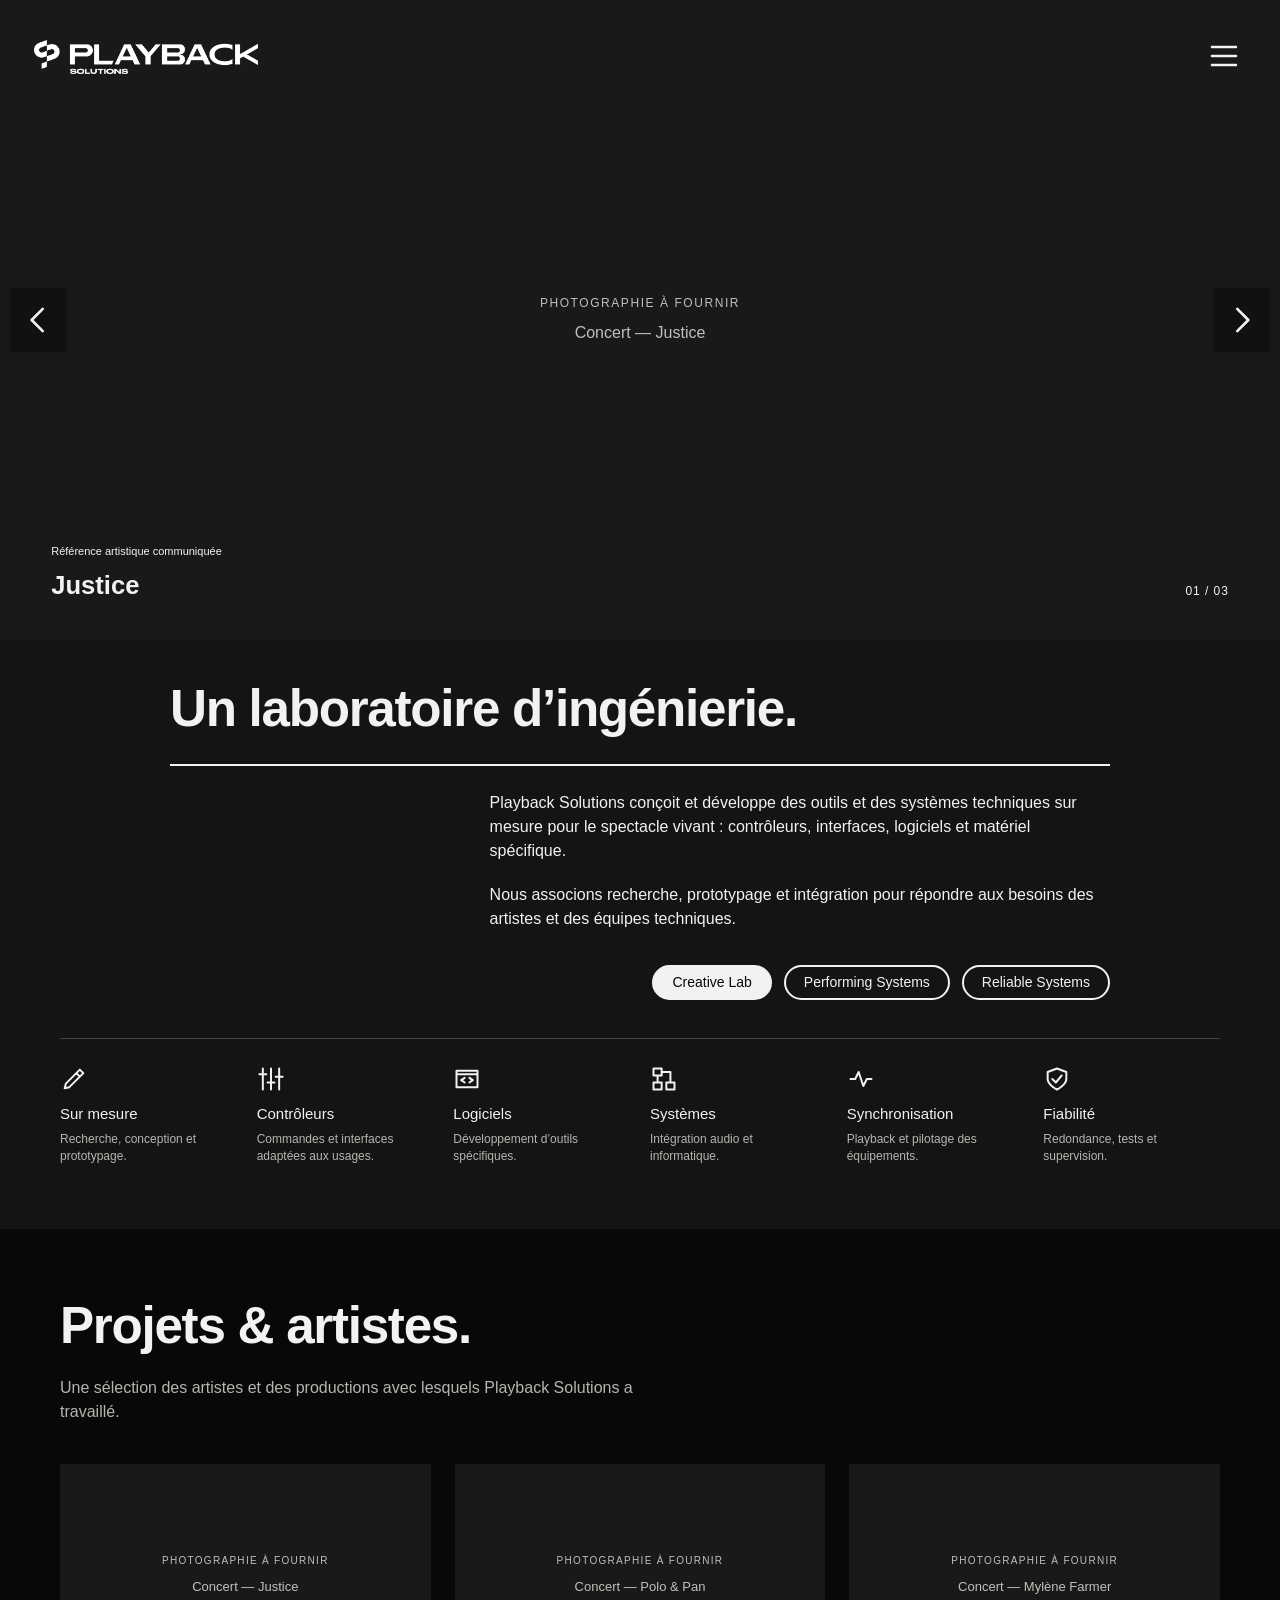
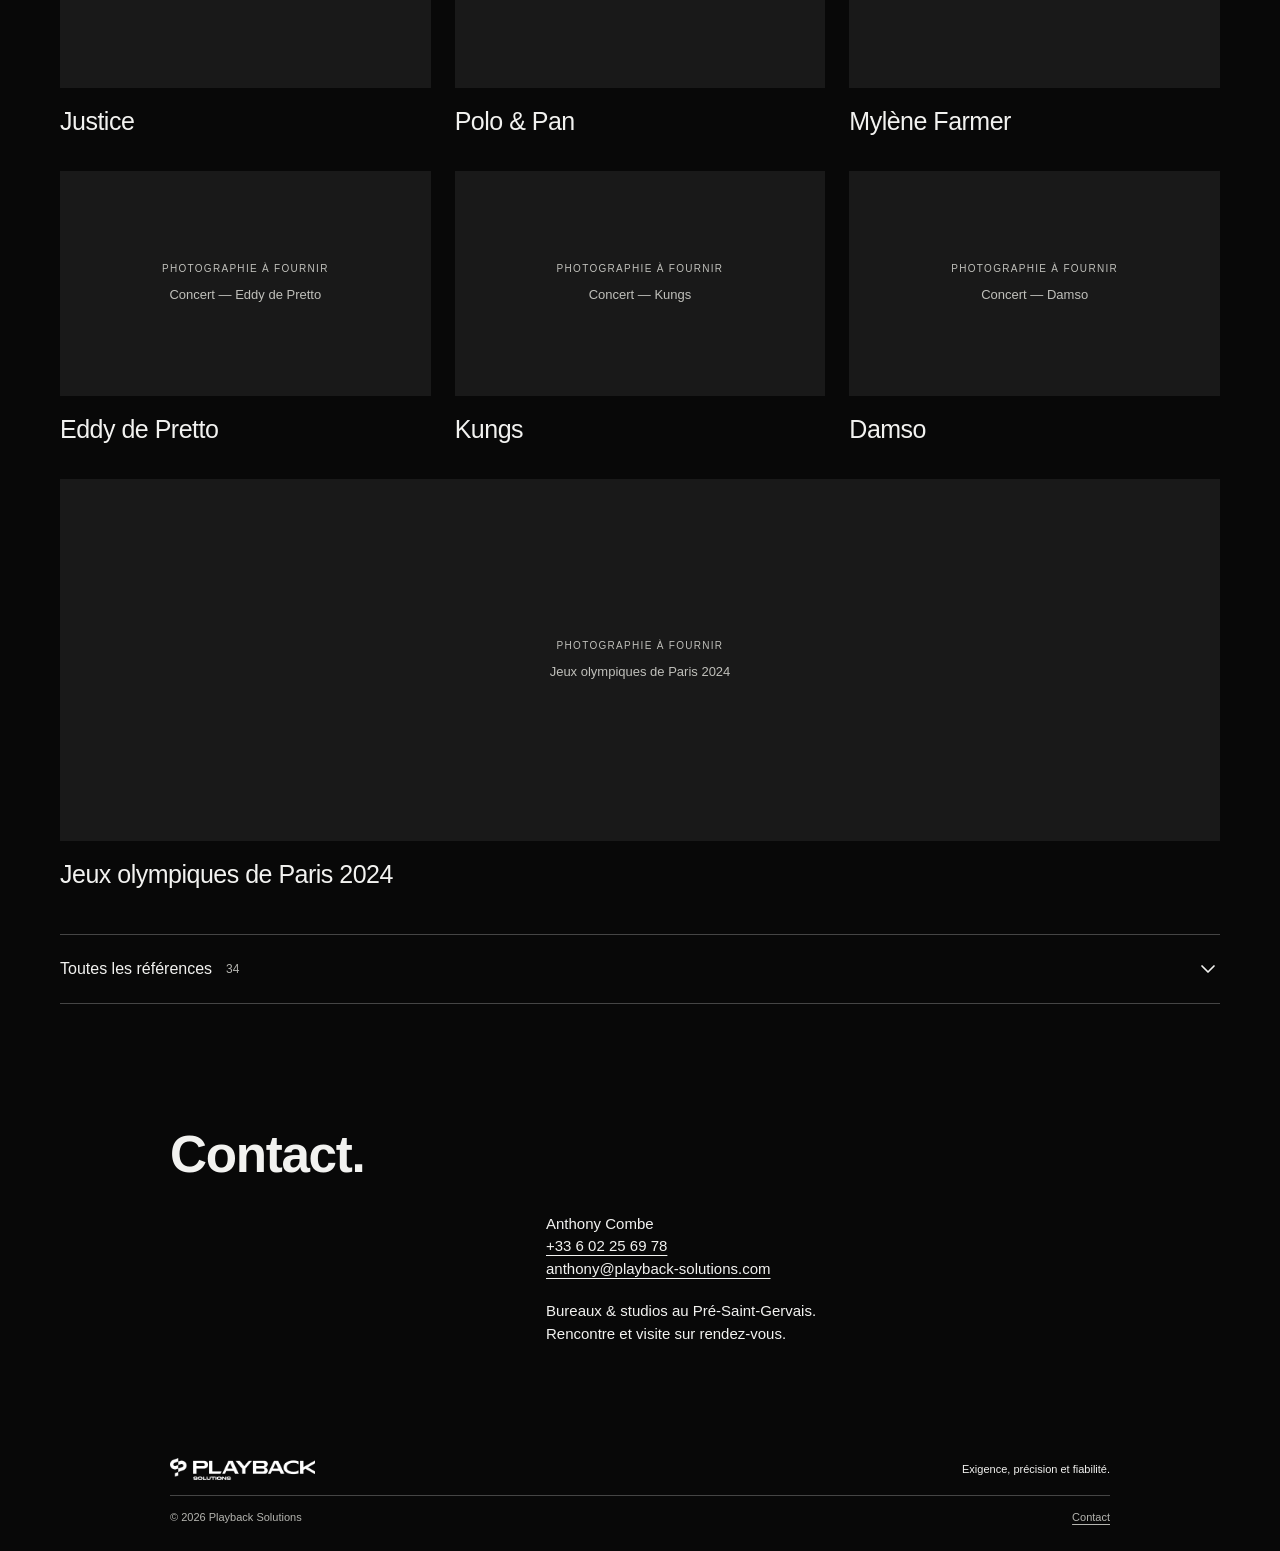
<file: index.html>
<!doctype html>
<html lang="fr">
<head>
<meta charset="utf-8">
<meta name="viewport" content="width=device-width,initial-scale=1">
<meta name="theme-color" content="#080808">
<meta name="description" content="Ingénierie, conception et développement de systèmes techniques pour le spectacle vivant.">
<meta property="og:title" content="Accueil — Playback Solutions">
<meta property="og:description" content="Ingénierie, conception et développement de systèmes techniques pour le spectacle vivant.">
<meta property="og:type" content="website">
<meta property="og:locale" content="fr_FR">
<title>Accueil — Playback Solutions</title>
<link rel="icon" type="image/png" href="assets/monogramme_playback_BLACK.png" media="(prefers-color-scheme: light)">
<link rel="icon" type="image/png" href="assets/monogramme_playback_WHITE_Margins.png" media="(prefers-color-scheme: dark)">
<link rel="stylesheet" href="assets/site.css">
<script src="assets/site.js" defer></script>
</head>
<body class="home-page">
<a class="skip-link" href="#main">Aller au contenu</a>
<header class="site-header">
<a class="brand" href="index.html" aria-label="Playback Solutions — Accueil"><img src="assets/logo_playback_WHITE_HORIZONTAL.png" alt="Playback Solutions" width="3102" height="476" fetchpriority="high"></a>
<button class="menu-toggle" type="button" aria-controls="site-menu" aria-expanded="false" aria-label="Ouvrir le menu"><svg viewBox="0 0 24 24" width="24" height="24" fill="none" stroke="currentColor" stroke-width="1.7" stroke-linecap="round" stroke-linejoin="round" aria-hidden="true"><path d="M4 6h16M4 12h16M4 18h16"/></svg></button>
</header>
<div class="menu-backdrop" hidden></div>
<aside class="menu-panel" id="site-menu" aria-label="Menu principal">
<div class="menu-top"><a href="index.html" aria-label="Playback Solutions — Accueil"><img src="assets/logo_playback_WHITE_HORIZONTAL.png" alt="Playback Solutions" width="3102" height="476"></a><button class="menu-close" type="button" aria-label="Fermer le menu"><svg viewBox="0 0 24 24" width="24" height="24" fill="none" stroke="currentColor" stroke-width="1.7" stroke-linecap="round" stroke-linejoin="round" aria-hidden="true"><path d="m6 6 12 12M18 6 6 18"/></svg></button></div>
<nav aria-label="Navigation principale"><a href="index.html" aria-current="page">Accueil</a><a href="creative-lab.html">Creative Lab</a><a href="performing-systems.html">Performing Systems</a><a href="reliable-systems.html">Reliable Systems</a><a href="contact.html">Contact</a></nav>
</aside>
<main id="main" tabindex="-1"><section class="carousel" id="references" aria-roledescription="carrousel" aria-label="Références artistiques Playback Solutions">
<div class="carousel-track"><div class="carousel-slide" id="slide-1" role="group" aria-roledescription="diapositive" aria-label="1 sur 3"><figure class="media awaiting-photo" data-media="home-justice"><div class="photo-placeholder" role="img" aria-label="Emplacement photographique : Concert — Justice"><span class="placeholder-label">Photographie à fournir</span><span class="placeholder-subject">Concert — Justice</span></div></figure><div class="slide-reference"><span>Référence artistique communiquée</span><p>Justice</p></div></div><div class="carousel-slide" id="slide-2" role="group" aria-roledescription="diapositive" aria-label="2 sur 3" hidden><figure class="media awaiting-photo" data-media="home-polo-pan"><div class="photo-placeholder" role="img" aria-label="Emplacement photographique : Concert — Polo &amp; Pan"><span class="placeholder-label">Photographie à fournir</span><span class="placeholder-subject">Concert — Polo &amp; Pan</span></div></figure><div class="slide-reference"><span>Référence artistique communiquée</span><p>Polo &amp; Pan</p></div></div><div class="carousel-slide" id="slide-3" role="group" aria-roledescription="diapositive" aria-label="3 sur 3" hidden><figure class="media awaiting-photo" data-media="home-mylene"><div class="photo-placeholder" role="img" aria-label="Emplacement photographique : Concert — Mylène Farmer"><span class="placeholder-label">Photographie à fournir</span><span class="placeholder-subject">Concert — Mylène Farmer</span></div></figure><div class="slide-reference"><span>Référence artistique communiquée</span><p>Mylène Farmer</p></div></div></div>
<div class="carousel-controls" hidden><button class="slide-prev" type="button" aria-label="Photographie précédente"><svg viewBox="0 0 24 24" width="24" height="24" fill="none" stroke="currentColor" stroke-width="1.7" stroke-linecap="round" stroke-linejoin="round" aria-hidden="true"><path d="M15 5 8 12l7 7"/></svg></button><button class="slide-next" type="button" aria-label="Photographie suivante"><svg viewBox="0 0 24 24" width="24" height="24" fill="none" stroke="currentColor" stroke-width="1.7" stroke-linecap="round" stroke-linejoin="round" aria-hidden="true"><path d="m9 5 7 7-7 7"/></svg></button><span class="slide-counter" role="status" aria-live="polite" aria-atomic="true">01 / 03</span></div>
</section>
<section class="presentation" id="presentation"><div class="content"><h1>Un laboratoire d’ingénierie.</h1><div class="presentation-copy"><p>Playback Solutions conçoit et développe des outils et des systèmes techniques sur mesure pour le spectacle vivant : contrôleurs, interfaces, logiciels et matériel spécifique.</p><p>Nous associons recherche, prototypage et intégration pour répondre aux besoins des artistes et des équipes techniques.</p><div class="expertise-links"><a href="creative-lab.html">Creative Lab</a><a href="performing-systems.html">Performing Systems</a><a href="reliable-systems.html">Reliable Systems</a></div></div></div><div class="skills-wrap"><ul class="skills-strip" aria-label="Nos compétences"><li><svg viewBox="0 0 24 24" width="24" height="24" fill="none" stroke="currentColor" stroke-width="1.7" stroke-linecap="round" stroke-linejoin="round" aria-hidden="true"><path d="m4 20 4-1L20 7l-3-3L5 16l-1 4M14 7l3 3"/></svg><h2>Sur mesure</h2><p>Recherche, conception et prototypage.</p></li><li><svg viewBox="0 0 24 24" width="24" height="24" fill="none" stroke="currentColor" stroke-width="1.7" stroke-linecap="round" stroke-linejoin="round" aria-hidden="true"><path d="M5 3v18M12 3v18M19 3v18M2 8h6M9 15h6M16 10h6"/></svg><h2>Contrôleurs</h2><p>Commandes et interfaces adaptées aux usages.</p></li><li><svg viewBox="0 0 24 24" width="24" height="24" fill="none" stroke="currentColor" stroke-width="1.7" stroke-linecap="round" stroke-linejoin="round" aria-hidden="true"><path d="M3 5h18v14H3zM3 8h18M10 11l-3 2 3 2m4-4 3 2-3 2"/></svg><h2>Logiciels</h2><p>Développement d’outils spécifiques.</p></li><li><svg viewBox="0 0 24 24" width="24" height="24" fill="none" stroke="currentColor" stroke-width="1.7" stroke-linecap="round" stroke-linejoin="round" aria-hidden="true"><path d="M3 3h7v6H3zM14 15h7v6h-7zM3 15h7v6H3zM6.5 9v6M10 6h7.5v9"/></svg><h2>Systèmes</h2><p>Intégration audio et informatique.</p></li><li><svg viewBox="0 0 24 24" width="24" height="24" fill="none" stroke="currentColor" stroke-width="1.7" stroke-linecap="round" stroke-linejoin="round" aria-hidden="true"><path d="M3 12h4l3-6 4 12 3-6h4"/></svg><h2>Synchronisation</h2><p>Playback et pilotage des équipements.</p></li><li><svg viewBox="0 0 24 24" width="24" height="24" fill="none" stroke="currentColor" stroke-width="1.7" stroke-linecap="round" stroke-linejoin="round" aria-hidden="true"><path d="m12 3-8 3v6c0 5 8 9 8 9s8-4 8-9V6l-8-3m-4 9 3 3 5-6"/></svg><h2>Fiabilité</h2><p>Redondance, tests et supervision.</p></li></ul></div></section>
<section class="references-section" id="projets"><div class="references-inner"><h2>Projets & artistes.</h2><p class="references-intro">Une sélection des artistes et des productions avec lesquels Playback Solutions a travaillé.</p><div class="reference-grid"><article class="reference-card"><figure class="media awaiting-photo" data-media="home-justice"><div class="photo-placeholder" role="img" aria-label="Emplacement photographique : Concert — Justice"><span class="placeholder-label">Photographie à fournir</span><span class="placeholder-subject">Concert — Justice</span></div></figure><h3>Justice</h3></article><article class="reference-card"><figure class="media awaiting-photo" data-media="home-polo-pan"><div class="photo-placeholder" role="img" aria-label="Emplacement photographique : Concert — Polo &amp; Pan"><span class="placeholder-label">Photographie à fournir</span><span class="placeholder-subject">Concert — Polo &amp; Pan</span></div></figure><h3>Polo &amp; Pan</h3></article><article class="reference-card"><figure class="media awaiting-photo" data-media="home-mylene"><div class="photo-placeholder" role="img" aria-label="Emplacement photographique : Concert — Mylène Farmer"><span class="placeholder-label">Photographie à fournir</span><span class="placeholder-subject">Concert — Mylène Farmer</span></div></figure><h3>Mylène Farmer</h3></article><article class="reference-card"><figure class="media awaiting-photo" data-media="reference-eddy"><div class="photo-placeholder" role="img" aria-label="Emplacement photographique : Concert — Eddy de Pretto"><span class="placeholder-label">Photographie à fournir</span><span class="placeholder-subject">Concert — Eddy de Pretto</span></div></figure><h3>Eddy de Pretto</h3></article><article class="reference-card"><figure class="media awaiting-photo" data-media="reference-kungs"><div class="photo-placeholder" role="img" aria-label="Emplacement photographique : Concert — Kungs"><span class="placeholder-label">Photographie à fournir</span><span class="placeholder-subject">Concert — Kungs</span></div></figure><h3>Kungs</h3></article><article class="reference-card"><figure class="media awaiting-photo" data-media="reference-damso"><div class="photo-placeholder" role="img" aria-label="Emplacement photographique : Concert — Damso"><span class="placeholder-label">Photographie à fournir</span><span class="placeholder-subject">Concert — Damso</span></div></figure><h3>Damso</h3></article><article class="reference-card"><figure class="media awaiting-photo" data-media="reference-paris-2024"><div class="photo-placeholder" role="img" aria-label="Emplacement photographique : Jeux olympiques de Paris 2024"><span class="placeholder-label">Photographie à fournir</span><span class="placeholder-subject">Jeux olympiques de Paris 2024</span></div></figure><h3>Jeux olympiques de Paris 2024</h3></article></div><details class="reference-collection"><summary><span>Toutes les références</span><span class="collection-count">34</span><svg viewBox="0 0 24 24" width="24" height="24" fill="none" stroke="currentColor" stroke-width="1.7" stroke-linecap="round" stroke-linejoin="round" aria-hidden="true"><path d="m6 9 6 6 6-6"/></svg></summary><div class="collection-grid"><article class="collection-card" data-project-slugs="amir-2022"><h3>Amir</h3><p>2022</p></article><article class="collection-card" data-project-slugs="caravan-palace-2019"><h3>Caravan Palace</h3><p>2019</p></article><article class="collection-card" data-project-slugs="celine-symphonique"><h3>Céline symphonique</h3></article><article class="collection-card" data-project-slugs="claire-laffut-2021"><h3>Claire Laffut</h3><p>2021</p></article><article class="collection-card" data-project-slugs="damso"><h3>Damso</h3></article><article class="collection-card" data-project-slugs="djadja-dinaz"><h3>Djadja &amp; Dinaz</h3><p>Depuis 2022</p></article><article class="collection-card" data-project-slugs="eddy-de-pretto-2024"><h3>Eddy de Pretto</h3><p>2024</p></article><article class="collection-card" data-project-slugs="florent-pagny-60 florent-pagny-55"><h3>Florent Pagny</h3><p>60 · 55 tours</p></article><article class="collection-card" data-project-slugs="hyphen-hyphen-2018"><h3>Hyphen Hyphen</h3><p>2018</p></article><article class="collection-card" data-project-slugs="iam-2019"><h3>IAM</h3><p>2019</p></article><article class="collection-card" data-project-slugs="jain-2023"><h3>Jain</h3><p>2023</p></article><article class="collection-card" data-project-slugs="jean-louis-aubert-2020"><h3>Jean-Louis Aubert</h3><p>2020</p></article><article class="collection-card" data-project-slugs="jarre-al-ula jarre-green-concert"><h3>Jean-Michel Jarre</h3><p>Al Ula · The Green Concert</p></article><article class="collection-card" data-project-slugs="paris-2024"><h3>Jeux olympiques de Paris</h3><p>2024</p></article><article class="collection-card" data-project-slugs="josman-2022"><h3>Josman</h3><p>2022</p></article><article class="collection-card" data-project-slugs="julien-dore-2021"><h3>Julien Doré</h3><p>2021</p></article><article class="collection-card" data-project-slugs="justice-2024"><h3>Justice</h3><p>2024</p></article><article class="collection-card" data-project-slugs="kendji-girac-2019"><h3>Kendji Girac</h3><p>2019</p></article><article class="collection-card" data-project-slugs="kungs"><h3>Kungs</h3></article><article class="collection-card" data-project-slugs="le-grand-bleu"><h3>Le Grand Bleu</h3><p>Ciné-concert</p></article><article class="collection-card" data-project-slugs="les-enfoires-2022"><h3>Les Enfoirés</h3><p>2022</p></article><article class="collection-card" data-project-slugs="louane-2024"><h3>Louane</h3><p>2024</p></article><article class="collection-card" data-project-slugs="m-le-grand-petit-concert"><h3>Mathieu Chedid — M</h3><p>Le Grand Petit Concert</p></article><article class="collection-card" data-project-slugs="mc-solaar-2022 mc-solaar-2023"><h3>MC Solaar</h3><p>2022 · 2023</p></article><article class="collection-card" data-project-slugs="mylene-farmer-2019 mylene-farmer-nevermore mylene-le-retour"><h3>Mylène Farmer</h3><p>2019 · Nevermore · Mylène le retour</p></article><article class="collection-card" data-project-slugs="nouvelle-ecole"><h3>Nouvelle École</h3><p>Saison 1</p></article><article class="collection-card" data-project-slugs="pnl-2022"><h3>PNL</h3><p>2022</p></article><article class="collection-card" data-project-slugs="polo-pan"><h3>Polo &amp; Pan</h3></article><article class="collection-card" data-project-slugs="romeo-elvis-2022"><h3>Roméo Elvis</h3><p>2022</p></article><article class="collection-card" data-project-slugs="symphonissime"><h3>Symphonissime</h3><p>2020 · Yvan Cassard</p></article><article class="collection-card" data-project-slugs="the-blaze-2018"><h3>The Blaze</h3><p>2018</p></article><article class="collection-card" data-project-slugs="tryo"><h3>Tryo</h3><p>Depuis 2019 · jusqu’à Tout Intime Tour</p></article><article class="collection-card" data-project-slugs="victoires-de-la-musique"><h3>Victoires de la Musique</h3><p>2018–2026</p></article><article class="collection-card" data-project-slugs="yame-2024"><h3>Yamê</h3><p>2024</p></article></div></details></div></section>
<section class="contact-band" id="contact"><div class="content"><h2>Contact.</h2><div class="contact-copy"><p>Anthony Combe<br><a class="contact-phone" href="tel:+33602256978">+33 6 02 25 69 78</a><br><a class="contact-email" href="mailto:anthony@playback-solutions.com">anthony@playback-solutions.com</a></p><p>Bureaux & studios au Pré-Saint-Gervais.<br>Rencontre et visite sur rendez-vous.</p></div></div></section></main>
<footer class="site-footer"><div class="footer-inner"><a href="index.html" aria-label="Playback Solutions — Accueil"><img src="assets/logo_playback_WHITE_HORIZONTAL.png" alt="Playback Solutions" width="3102" height="476" loading="lazy"></a><p>Exigence, précision et fiabilité.</p></div><div class="footer-bottom"><span>© 2026 Playback Solutions</span><a href="contact.html">Contact</a></div></footer>
</body></html>
</file>
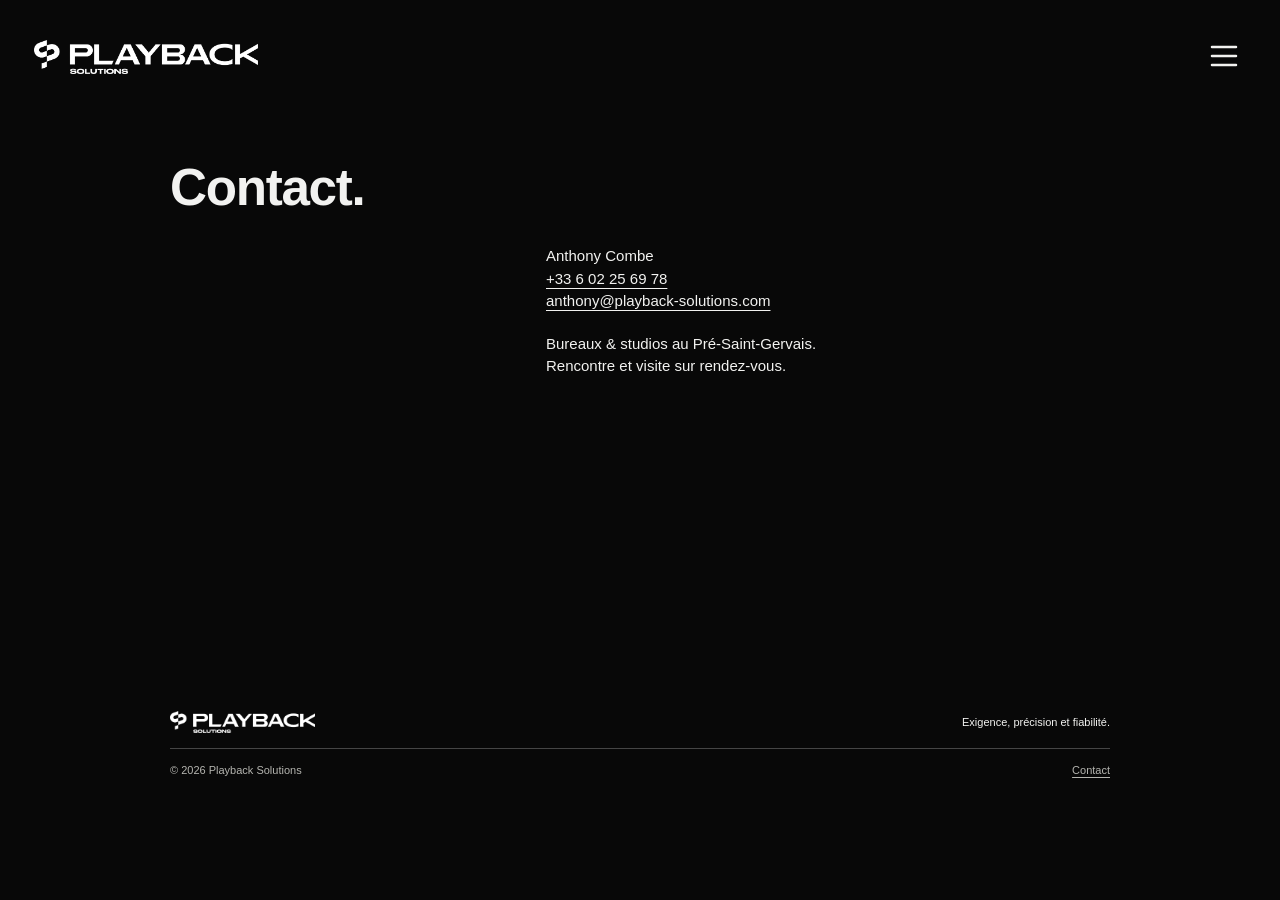
<file: contact.html>
<!doctype html>
<html lang="fr">
<head>
<meta charset="utf-8">
<meta name="viewport" content="width=device-width,initial-scale=1">
<meta name="theme-color" content="#080808">
<meta name="description" content="Anthony Combe. Bureaux et studios au Pré-Saint-Gervais, sur rendez-vous.">
<meta property="og:title" content="Contact — Playback Solutions">
<meta property="og:description" content="Anthony Combe. Bureaux et studios au Pré-Saint-Gervais, sur rendez-vous.">
<meta property="og:type" content="website">
<meta property="og:locale" content="fr_FR">
<title>Contact — Playback Solutions</title>
<link rel="icon" type="image/png" href="assets/monogramme_playback_BLACK.png" media="(prefers-color-scheme: light)">
<link rel="icon" type="image/png" href="assets/monogramme_playback_WHITE_Margins.png" media="(prefers-color-scheme: dark)">
<link rel="stylesheet" href="assets/site.css">
<script src="assets/site.js" defer></script>
</head>
<body class="inner-page">
<a class="skip-link" href="#main">Aller au contenu</a>
<header class="site-header">
<a class="brand" href="index.html" aria-label="Playback Solutions — Accueil"><img src="assets/logo_playback_WHITE_HORIZONTAL.png" alt="Playback Solutions" width="3102" height="476" fetchpriority="high"></a>
<button class="menu-toggle" type="button" aria-controls="site-menu" aria-expanded="false" aria-label="Ouvrir le menu"><svg viewBox="0 0 24 24" width="24" height="24" fill="none" stroke="currentColor" stroke-width="1.7" stroke-linecap="round" stroke-linejoin="round" aria-hidden="true"><path d="M4 6h16M4 12h16M4 18h16"/></svg></button>
</header>
<div class="menu-backdrop" hidden></div>
<aside class="menu-panel" id="site-menu" aria-label="Menu principal">
<div class="menu-top"><a href="index.html" aria-label="Playback Solutions — Accueil"><img src="assets/logo_playback_WHITE_HORIZONTAL.png" alt="Playback Solutions" width="3102" height="476"></a><button class="menu-close" type="button" aria-label="Fermer le menu"><svg viewBox="0 0 24 24" width="24" height="24" fill="none" stroke="currentColor" stroke-width="1.7" stroke-linecap="round" stroke-linejoin="round" aria-hidden="true"><path d="m6 6 12 12M18 6 6 18"/></svg></button></div>
<nav aria-label="Navigation principale"><a href="index.html">Accueil</a><a href="creative-lab.html">Creative Lab</a><a href="performing-systems.html">Performing Systems</a><a href="reliable-systems.html">Reliable Systems</a><a href="contact.html" aria-current="page">Contact</a></nav>
</aside>
<main id="main" tabindex="-1"><section class="contact-band" id="contact"><div class="content"><h1>Contact.</h1><div class="contact-copy"><p>Anthony Combe<br><a class="contact-phone" href="tel:+33602256978">+33 6 02 25 69 78</a><br><a class="contact-email" href="mailto:anthony@playback-solutions.com">anthony@playback-solutions.com</a></p><p>Bureaux & studios au Pré-Saint-Gervais.<br>Rencontre et visite sur rendez-vous.</p></div></div></section></main>
<footer class="site-footer"><div class="footer-inner"><a href="index.html" aria-label="Playback Solutions — Accueil"><img src="assets/logo_playback_WHITE_HORIZONTAL.png" alt="Playback Solutions" width="3102" height="476" loading="lazy"></a><p>Exigence, précision et fiabilité.</p></div><div class="footer-bottom"><span>© 2026 Playback Solutions</span><a href="contact.html">Contact</a></div></footer>
</body></html>
</file>
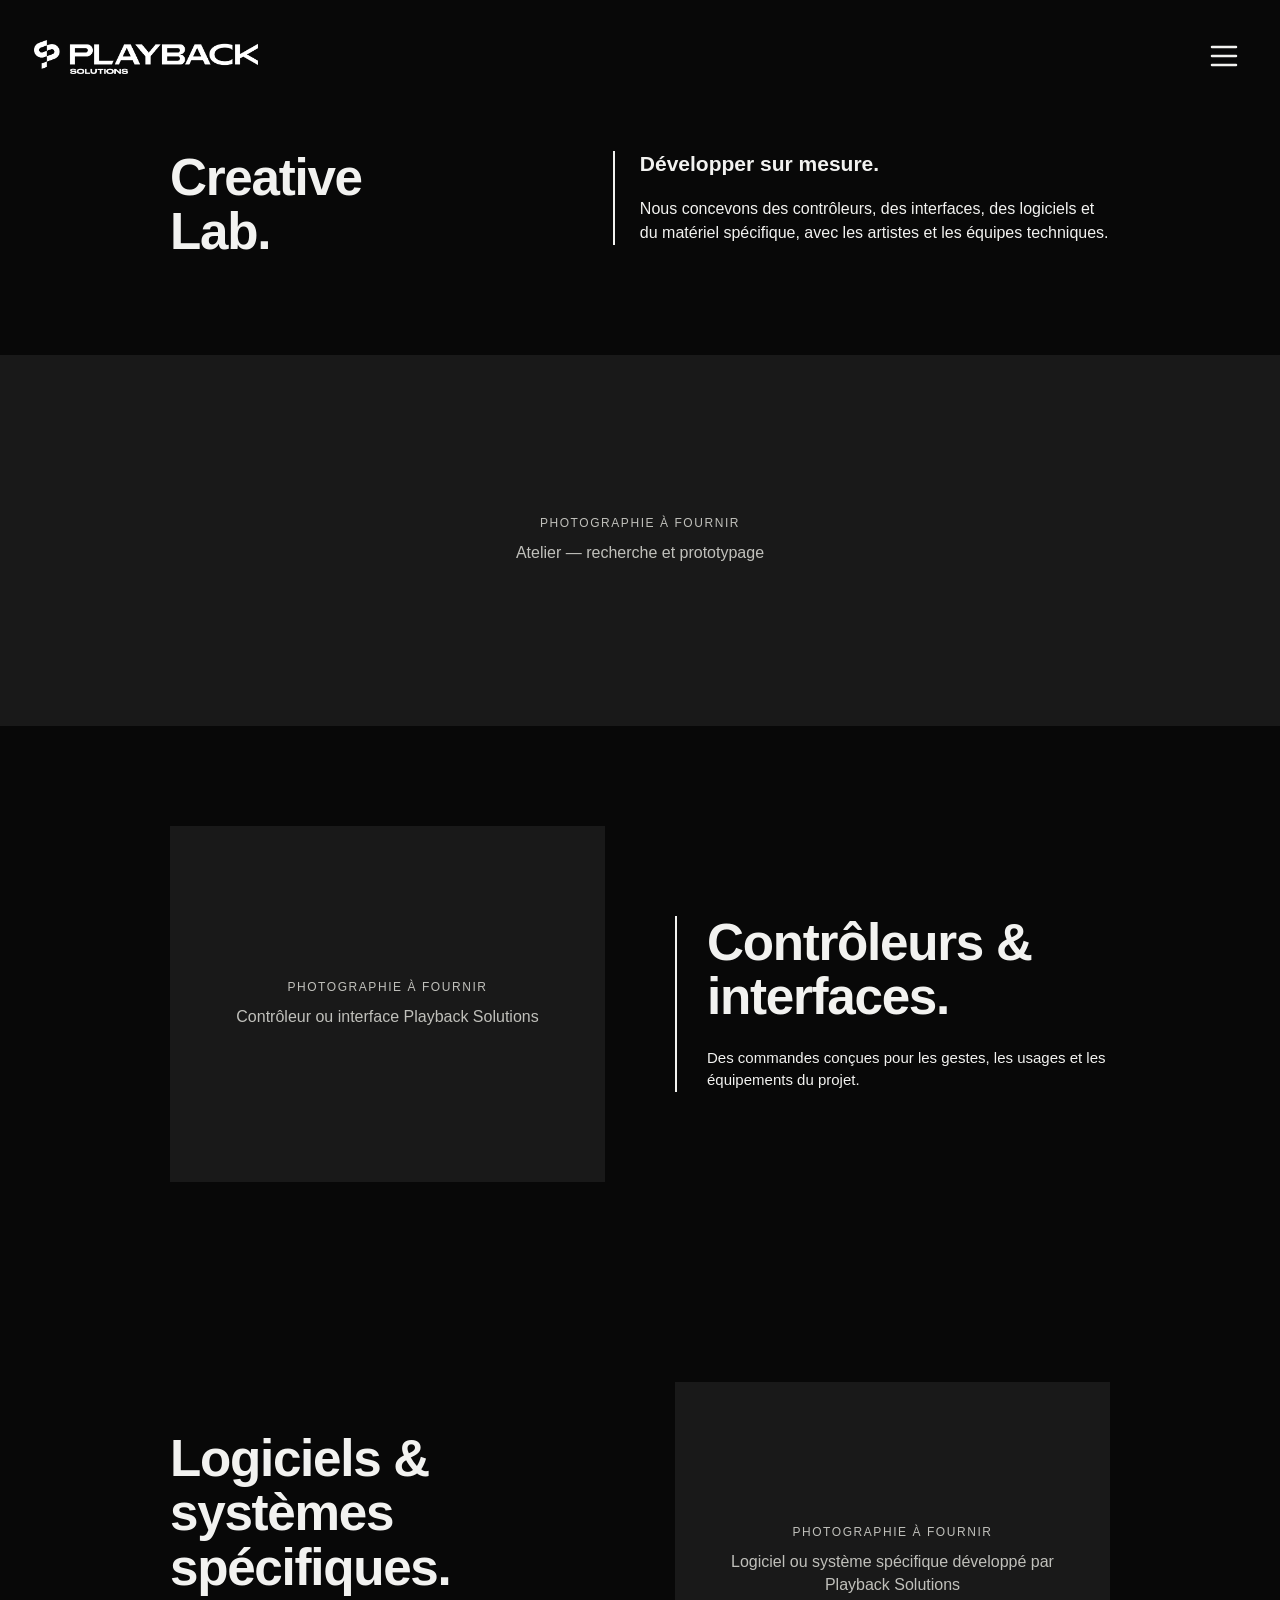
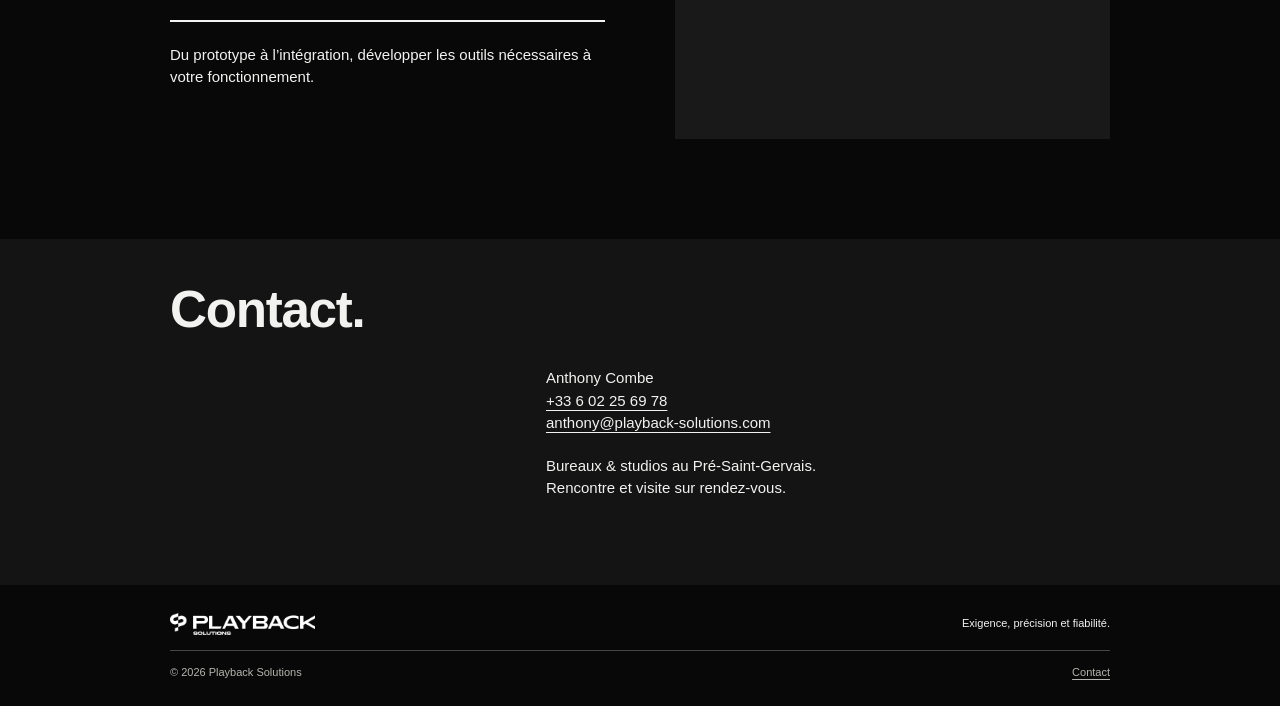
<file: creative-lab.html>
<!doctype html>
<html lang="fr">
<head>
<meta charset="utf-8">
<meta name="viewport" content="width=device-width,initial-scale=1">
<meta name="theme-color" content="#080808">
<meta name="description" content="Recherche, prototypage, contrôleurs et développement de matériel et de logiciels sur mesure.">
<meta property="og:title" content="Creative Lab — Playback Solutions">
<meta property="og:description" content="Recherche, prototypage, contrôleurs et développement de matériel et de logiciels sur mesure.">
<meta property="og:type" content="website">
<meta property="og:locale" content="fr_FR">
<title>Creative Lab — Playback Solutions</title>
<link rel="icon" type="image/png" href="assets/monogramme_playback_BLACK.png" media="(prefers-color-scheme: light)">
<link rel="icon" type="image/png" href="assets/monogramme_playback_WHITE_Margins.png" media="(prefers-color-scheme: dark)">
<link rel="stylesheet" href="assets/site.css">
<script src="assets/site.js" defer></script>
</head>
<body class="inner-page">
<a class="skip-link" href="#main">Aller au contenu</a>
<header class="site-header">
<a class="brand" href="index.html" aria-label="Playback Solutions — Accueil"><img src="assets/logo_playback_WHITE_HORIZONTAL.png" alt="Playback Solutions" width="3102" height="476" fetchpriority="high"></a>
<button class="menu-toggle" type="button" aria-controls="site-menu" aria-expanded="false" aria-label="Ouvrir le menu"><svg viewBox="0 0 24 24" width="24" height="24" fill="none" stroke="currentColor" stroke-width="1.7" stroke-linecap="round" stroke-linejoin="round" aria-hidden="true"><path d="M4 6h16M4 12h16M4 18h16"/></svg></button>
</header>
<div class="menu-backdrop" hidden></div>
<aside class="menu-panel" id="site-menu" aria-label="Menu principal">
<div class="menu-top"><a href="index.html" aria-label="Playback Solutions — Accueil"><img src="assets/logo_playback_WHITE_HORIZONTAL.png" alt="Playback Solutions" width="3102" height="476"></a><button class="menu-close" type="button" aria-label="Fermer le menu"><svg viewBox="0 0 24 24" width="24" height="24" fill="none" stroke="currentColor" stroke-width="1.7" stroke-linecap="round" stroke-linejoin="round" aria-hidden="true"><path d="m6 6 12 12M18 6 6 18"/></svg></button></div>
<nav aria-label="Navigation principale"><a href="index.html">Accueil</a><a href="creative-lab.html" aria-current="page">Creative Lab</a><a href="performing-systems.html">Performing Systems</a><a href="reliable-systems.html">Reliable Systems</a><a href="contact.html">Contact</a></nav>
</aside>
<main id="main" tabindex="-1"><section class="editorial content"><h1>Creative<br>Lab.</h1><div class="editorial-copy"><p class="expertise-lead">Développer sur mesure.</p><p>Nous concevons des contrôleurs, des interfaces, des logiciels et du matériel spécifique, avec les artistes et les équipes techniques.</p></div></section>
<div class="panorama"><figure class="media awaiting-photo" data-media="lab-workshop"><div class="photo-placeholder" role="img" aria-label="Emplacement photographique : Atelier — recherche et prototypage"><span class="placeholder-label">Photographie à fournir</span><span class="placeholder-subject">Atelier — recherche et prototypage</span></div></figure></div>
<section class="equipment content"><div class="equipment-visual"><figure class="media media-cutout awaiting-photo" data-media="lab-controller"><div class="photo-placeholder" role="img" aria-label="Emplacement photographique : Contrôleur ou interface Playback Solutions"><span class="placeholder-label">Photographie à fournir</span><span class="placeholder-subject">Contrôleur ou interface Playback Solutions</span></div></figure></div><div class="equipment-copy"><h2>Contrôleurs &<br>interfaces.</h2><p>Des commandes conçues pour les gestes, les usages et les équipements du projet.</p></div></section>
<section class="equipment equipment-reverse content"><div class="equipment-visual"><figure class="media awaiting-photo" data-media="lab-software"><div class="photo-placeholder" role="img" aria-label="Emplacement photographique : Logiciel ou système spécifique développé par Playback Solutions"><span class="placeholder-label">Photographie à fournir</span><span class="placeholder-subject">Logiciel ou système spécifique développé par Playback Solutions</span></div></figure></div><div class="equipment-copy"><h2>Logiciels &<br>systèmes spécifiques.</h2><p>Du prototype à l’intégration, développer les outils nécessaires à votre fonctionnement.</p></div></section>
<section class="contact-band" id="contact"><div class="content"><h2>Contact.</h2><div class="contact-copy"><p>Anthony Combe<br><a class="contact-phone" href="tel:+33602256978">+33 6 02 25 69 78</a><br><a class="contact-email" href="mailto:anthony@playback-solutions.com">anthony@playback-solutions.com</a></p><p>Bureaux & studios au Pré-Saint-Gervais.<br>Rencontre et visite sur rendez-vous.</p></div></div></section></main>
<footer class="site-footer"><div class="footer-inner"><a href="index.html" aria-label="Playback Solutions — Accueil"><img src="assets/logo_playback_WHITE_HORIZONTAL.png" alt="Playback Solutions" width="3102" height="476" loading="lazy"></a><p>Exigence, précision et fiabilité.</p></div><div class="footer-bottom"><span>© 2026 Playback Solutions</span><a href="contact.html">Contact</a></div></footer>
</body></html>
</file>
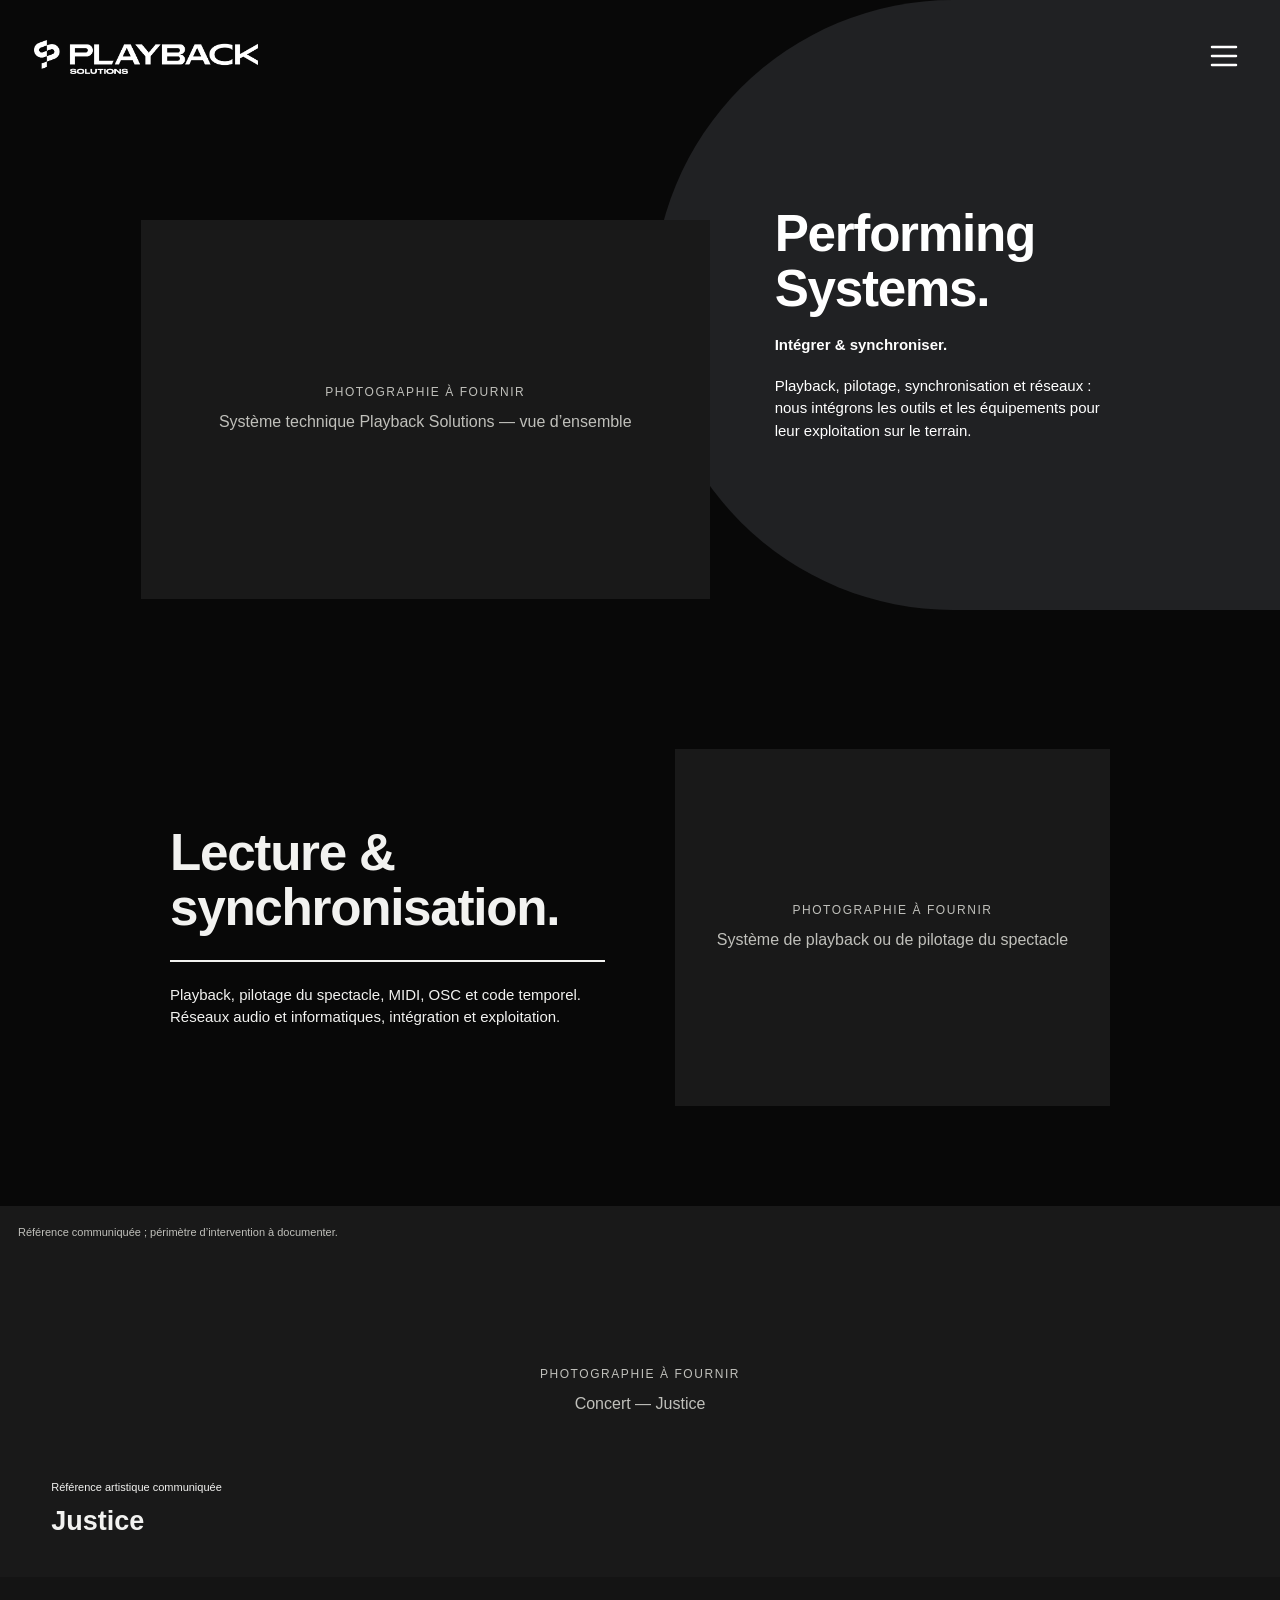
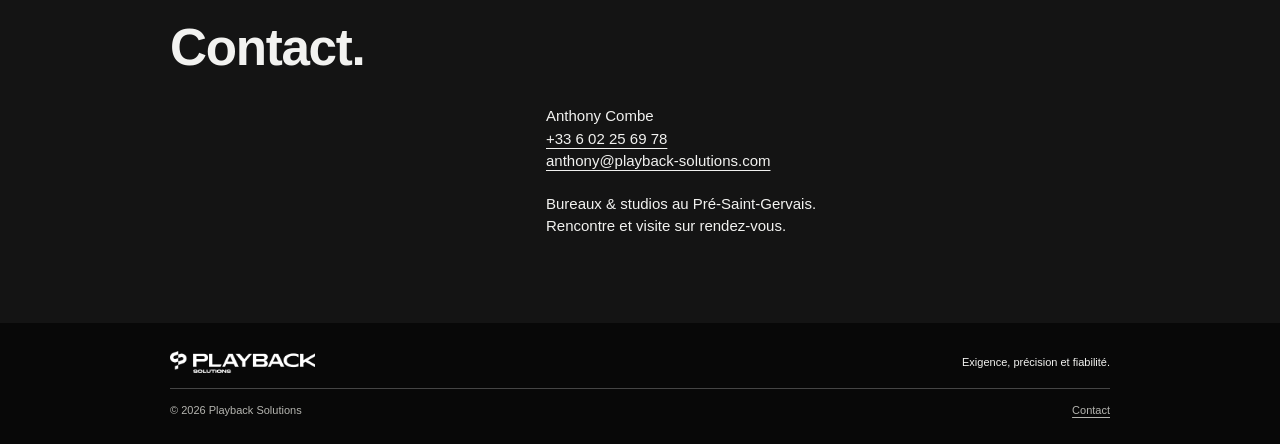
<file: performing-systems.html>
<!doctype html>
<html lang="fr">
<head>
<meta charset="utf-8">
<meta name="viewport" content="width=device-width,initial-scale=1">
<meta name="theme-color" content="#080808">
<meta name="description" content="Playback, pilotage du spectacle, synchronisation, intégration et exploitation des systèmes techniques.">
<meta property="og:title" content="Performing Systems — Playback Solutions">
<meta property="og:description" content="Playback, pilotage du spectacle, synchronisation, intégration et exploitation des systèmes techniques.">
<meta property="og:type" content="website">
<meta property="og:locale" content="fr_FR">
<title>Performing Systems — Playback Solutions</title>
<link rel="icon" type="image/png" href="assets/monogramme_playback_BLACK.png" media="(prefers-color-scheme: light)">
<link rel="icon" type="image/png" href="assets/monogramme_playback_WHITE_Margins.png" media="(prefers-color-scheme: dark)">
<link rel="stylesheet" href="assets/site.css">
<script src="assets/site.js" defer></script>
</head>
<body class="inner-page">
<a class="skip-link" href="#main">Aller au contenu</a>
<header class="site-header">
<a class="brand" href="index.html" aria-label="Playback Solutions — Accueil"><img src="assets/logo_playback_WHITE_HORIZONTAL.png" alt="Playback Solutions" width="3102" height="476" fetchpriority="high"></a>
<button class="menu-toggle" type="button" aria-controls="site-menu" aria-expanded="false" aria-label="Ouvrir le menu"><svg viewBox="0 0 24 24" width="24" height="24" fill="none" stroke="currentColor" stroke-width="1.7" stroke-linecap="round" stroke-linejoin="round" aria-hidden="true"><path d="M4 6h16M4 12h16M4 18h16"/></svg></button>
</header>
<div class="menu-backdrop" hidden></div>
<aside class="menu-panel" id="site-menu" aria-label="Menu principal">
<div class="menu-top"><a href="index.html" aria-label="Playback Solutions — Accueil"><img src="assets/logo_playback_WHITE_HORIZONTAL.png" alt="Playback Solutions" width="3102" height="476"></a><button class="menu-close" type="button" aria-label="Fermer le menu"><svg viewBox="0 0 24 24" width="24" height="24" fill="none" stroke="currentColor" stroke-width="1.7" stroke-linecap="round" stroke-linejoin="round" aria-hidden="true"><path d="m6 6 12 12M18 6 6 18"/></svg></button></div>
<nav aria-label="Navigation principale"><a href="index.html">Accueil</a><a href="creative-lab.html">Creative Lab</a><a href="performing-systems.html" aria-current="page">Performing Systems</a><a href="reliable-systems.html">Reliable Systems</a><a href="contact.html">Contact</a></nav>
</aside>
<main id="main" tabindex="-1"><section class="systems-opening"><div class="system-copy"><h1>Performing<br>Systems.</h1><p class="expertise-lead">Intégrer & synchroniser.</p><p>Playback, pilotage, synchronisation et réseaux : nous intégrons les outils et les équipements pour leur exploitation sur le terrain.</p></div><div class="system-visual"><figure class="media media-cutout awaiting-photo" data-media="performing-system"><div class="photo-placeholder" role="img" aria-label="Emplacement photographique : Système technique Playback Solutions — vue d’ensemble"><span class="placeholder-label">Photographie à fournir</span><span class="placeholder-subject">Système technique Playback Solutions — vue d’ensemble</span></div></figure></div></section>
<section class="equipment equipment-reverse content"><div class="equipment-visual"><figure class="media media-cutout awaiting-photo" data-media="performing-control"><div class="photo-placeholder" role="img" aria-label="Emplacement photographique : Système de playback ou de pilotage du spectacle"><span class="placeholder-label">Photographie à fournir</span><span class="placeholder-subject">Système de playback ou de pilotage du spectacle</span></div></figure></div><div class="equipment-copy"><h2>Lecture &<br>synchronisation.</h2><p>Playback, pilotage du spectacle, MIDI, OSC et code temporel. Réseaux audio et informatiques, intégration et exploitation.</p></div></section>
<div class="panorama reference-panorama"><figure class="media awaiting-photo" data-media="performing-justice"><div class="photo-placeholder" role="img" aria-label="Emplacement photographique : Concert — Justice"><span class="placeholder-label">Photographie à fournir</span><span class="placeholder-subject">Concert — Justice</span></div><figcaption>Référence communiquée ; périmètre d’intervention à documenter.</figcaption></figure><div class="reference-caption"><span>Référence artistique communiquée</span><p>Justice</p></div></div>
<section class="contact-band" id="contact"><div class="content"><h2>Contact.</h2><div class="contact-copy"><p>Anthony Combe<br><a class="contact-phone" href="tel:+33602256978">+33 6 02 25 69 78</a><br><a class="contact-email" href="mailto:anthony@playback-solutions.com">anthony@playback-solutions.com</a></p><p>Bureaux & studios au Pré-Saint-Gervais.<br>Rencontre et visite sur rendez-vous.</p></div></div></section></main>
<footer class="site-footer"><div class="footer-inner"><a href="index.html" aria-label="Playback Solutions — Accueil"><img src="assets/logo_playback_WHITE_HORIZONTAL.png" alt="Playback Solutions" width="3102" height="476" loading="lazy"></a><p>Exigence, précision et fiabilité.</p></div><div class="footer-bottom"><span>© 2026 Playback Solutions</span><a href="contact.html">Contact</a></div></footer>
</body></html>
</file>
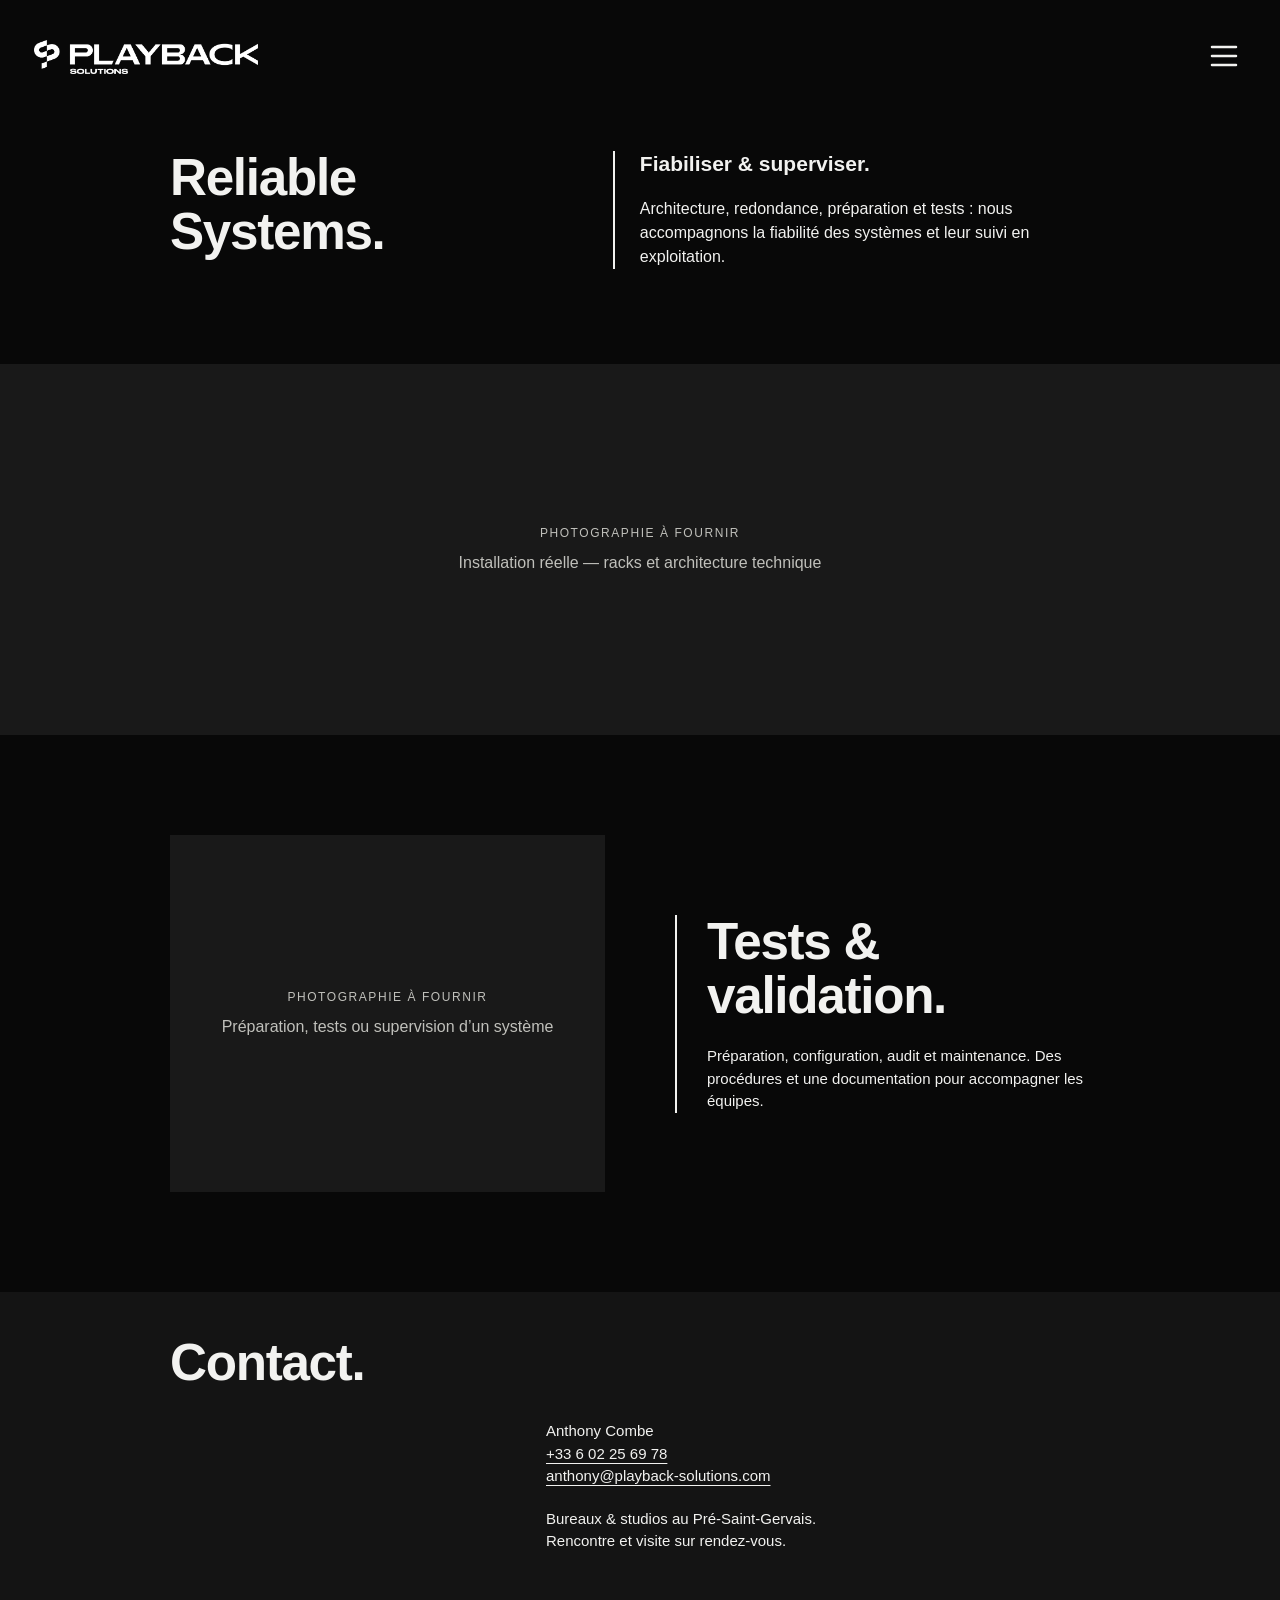
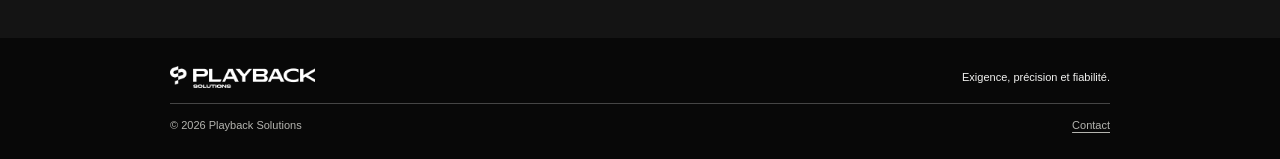
<file: reliable-systems.html>
<!doctype html>
<html lang="fr">
<head>
<meta charset="utf-8">
<meta name="viewport" content="width=device-width,initial-scale=1">
<meta name="theme-color" content="#080808">
<meta name="description" content="Architecture, redondance, supervision, tests et maintenance des systèmes.">
<meta property="og:title" content="Reliable Systems — Playback Solutions">
<meta property="og:description" content="Architecture, redondance, supervision, tests et maintenance des systèmes.">
<meta property="og:type" content="website">
<meta property="og:locale" content="fr_FR">
<title>Reliable Systems — Playback Solutions</title>
<link rel="icon" type="image/png" href="assets/monogramme_playback_BLACK.png" media="(prefers-color-scheme: light)">
<link rel="icon" type="image/png" href="assets/monogramme_playback_WHITE_Margins.png" media="(prefers-color-scheme: dark)">
<link rel="stylesheet" href="assets/site.css">
<script src="assets/site.js" defer></script>
</head>
<body class="inner-page">
<a class="skip-link" href="#main">Aller au contenu</a>
<header class="site-header">
<a class="brand" href="index.html" aria-label="Playback Solutions — Accueil"><img src="assets/logo_playback_WHITE_HORIZONTAL.png" alt="Playback Solutions" width="3102" height="476" fetchpriority="high"></a>
<button class="menu-toggle" type="button" aria-controls="site-menu" aria-expanded="false" aria-label="Ouvrir le menu"><svg viewBox="0 0 24 24" width="24" height="24" fill="none" stroke="currentColor" stroke-width="1.7" stroke-linecap="round" stroke-linejoin="round" aria-hidden="true"><path d="M4 6h16M4 12h16M4 18h16"/></svg></button>
</header>
<div class="menu-backdrop" hidden></div>
<aside class="menu-panel" id="site-menu" aria-label="Menu principal">
<div class="menu-top"><a href="index.html" aria-label="Playback Solutions — Accueil"><img src="assets/logo_playback_WHITE_HORIZONTAL.png" alt="Playback Solutions" width="3102" height="476"></a><button class="menu-close" type="button" aria-label="Fermer le menu"><svg viewBox="0 0 24 24" width="24" height="24" fill="none" stroke="currentColor" stroke-width="1.7" stroke-linecap="round" stroke-linejoin="round" aria-hidden="true"><path d="m6 6 12 12M18 6 6 18"/></svg></button></div>
<nav aria-label="Navigation principale"><a href="index.html">Accueil</a><a href="creative-lab.html">Creative Lab</a><a href="performing-systems.html">Performing Systems</a><a href="reliable-systems.html" aria-current="page">Reliable Systems</a><a href="contact.html">Contact</a></nav>
</aside>
<main id="main" tabindex="-1"><section class="editorial content"><h1>Reliable<br>Systems.</h1><div class="editorial-copy"><p class="expertise-lead">Fiabiliser & superviser.</p><p>Architecture, redondance, préparation et tests : nous accompagnons la fiabilité des systèmes et leur suivi en exploitation.</p></div></section>
<div class="panorama"><figure class="media awaiting-photo" data-media="reliable-racks"><div class="photo-placeholder" role="img" aria-label="Emplacement photographique : Installation réelle — racks et architecture technique"><span class="placeholder-label">Photographie à fournir</span><span class="placeholder-subject">Installation réelle — racks et architecture technique</span></div></figure></div>
<section class="equipment content"><div class="equipment-visual"><figure class="media media-cutout awaiting-photo" data-media="reliable-monitoring"><div class="photo-placeholder" role="img" aria-label="Emplacement photographique : Préparation, tests ou supervision d’un système"><span class="placeholder-label">Photographie à fournir</span><span class="placeholder-subject">Préparation, tests ou supervision d’un système</span></div></figure></div><div class="equipment-copy"><h2>Tests &<br>validation.</h2><p>Préparation, configuration, audit et maintenance. Des procédures et une documentation pour accompagner les équipes.</p></div></section>
<section class="contact-band" id="contact"><div class="content"><h2>Contact.</h2><div class="contact-copy"><p>Anthony Combe<br><a class="contact-phone" href="tel:+33602256978">+33 6 02 25 69 78</a><br><a class="contact-email" href="mailto:anthony@playback-solutions.com">anthony@playback-solutions.com</a></p><p>Bureaux & studios au Pré-Saint-Gervais.<br>Rencontre et visite sur rendez-vous.</p></div></div></section></main>
<footer class="site-footer"><div class="footer-inner"><a href="index.html" aria-label="Playback Solutions — Accueil"><img src="assets/logo_playback_WHITE_HORIZONTAL.png" alt="Playback Solutions" width="3102" height="476" loading="lazy"></a><p>Exigence, précision et fiabilité.</p></div><div class="footer-bottom"><span>© 2026 Playback Solutions</span><a href="contact.html">Contact</a></div></footer>
</body></html>
</file>
<file: assets/site.css>
@charset "UTF-8";
:root {
  color-scheme: dark;
  --ink: #f2f2f0;
  --paper: #080808;
  --grey: #141414;
  --gutter: clamp(24px, 4vw, 64px);
  font-family: Arial, Helvetica, sans-serif;
  font-synthesis: none;
}
* { box-sizing: border-box; }
body { margin: 0; color: var(--ink); background: var(--paper); -webkit-font-smoothing: antialiased; }
body.menu-open { overflow: hidden; }
a { color: inherit; }
button { font: inherit; color: inherit; cursor: pointer; }
img, svg { display: block; max-width: 100%; }
figure, p, h1, h2 { margin: 0; }
h1, h2 { color: var(--ink); font-size: clamp(36px, 4vw, 60px); line-height: 1.06; letter-spacing: -.025em; font-weight: 700; }
p { font-size: 16px; line-height: 1.5; }
a:focus-visible, button:focus-visible { outline: 2px solid currentColor; outline-offset: 6px; }
[hidden] { display: none !important; }
.content { width: min(940px, calc(100% - 2 * var(--gutter))); margin-inline: auto; }
.skip-link { position: fixed; z-index: 100; top: 10px; left: 15px; transform: translateY(-150%); padding: 12px 18px; background: #080808; color: #fff; }
.skip-link:focus { transform: none; }
.site-header { position: relative; z-index: 20; height: 116px; display: flex; justify-content: space-between; align-items: flex-start; padding: 34px 34px 0; pointer-events: none; }
.site-header a, .site-header button { pointer-events: auto; }
.brand { display: block; width: 224px; margin-top: 6px; }
.brand img { width: 100%; height: auto; }
.menu-toggle, .menu-close { border: 0; padding: 0; background: transparent; width: 44px; height: 44px; align-items: center; justify-content: center; }
.menu-toggle { display: none; }
.menu-toggle svg { width: 36px; height: 36px; }
.menu-close { display: none; }
.menu-panel { padding: 10px var(--gutter) 35px; background: #080808; }
.menu-top { display: none; }
.menu-panel nav { display: flex; flex-wrap: wrap; gap: 18px 30px; }
.menu-panel nav a { text-decoration: none; font-size: 18px; }
.menu-panel nav a:hover { text-decoration: underline; text-underline-offset: 6px; }
.menu-ready .menu-toggle { display: flex; }
.menu-ready .menu-panel { position: fixed; z-index: 50; inset: 0 auto 0 0; width: min(440px, 88vw); padding: 32px 34px; transform: translateX(-100%); visibility: hidden; transition: transform .32s ease, visibility .32s; overflow-y: auto; overscroll-behavior: contain; }
.menu-ready .menu-top { display: flex; align-items: flex-start; justify-content: space-between; gap: 25px; }
.menu-top a { width: 210px; padding-top: 10px; }
.menu-top img { width: 100%; height: auto; }
.menu-ready .menu-close { display: flex; flex: none; }
.menu-ready .menu-panel nav { margin-top: clamp(65px, 12vh, 140px); display: flex; flex-direction: column; align-items: flex-start; gap: 30px; }
.menu-ready .menu-panel nav a { font-size: clamp(25px, 2.5vw, 36px); line-height: 1.12; letter-spacing: -.02em; }
.menu-panel nav a[aria-current] { text-decoration: underline; text-decoration-thickness: 1px; text-underline-offset: 8px; }
.menu-backdrop { position: fixed; inset: 0; z-index: 40; background: #000b; }
.menu-open .menu-panel { transform: translateX(0); visibility: visible; }
.home-page .site-header { position: absolute; inset: 0 0 auto; }
.home-page:not(:has(.menu-ready)) { min-width: 0; }
.carousel { position: relative; height: clamp(520px, 50vw, 900px); background: #101010; }
.carousel-track, .carousel-slide { height: 100%; }
.carousel-slide { position: relative; animation: settle .35s ease; }
.carousel .media { height: 100%; }
.media { position: relative; overflow: hidden; background: #191919; }
.media img { height: 100%; width: 100%; object-fit: cover; }
.photo-placeholder { display: flex; flex-direction: column; justify-content: center; align-items: center; gap: 12px; padding: 35px; text-align: center; width: 100%; height: 100%; min-height: 200px; }
.placeholder-label { font-size: 12px; text-transform: uppercase; letter-spacing: .13em; color: #c0c0bb; }
.placeholder-subject { font-size: 16px; line-height: 1.4; color: #c0c0bb; }
.slide-reference { position: absolute; left: var(--gutter); bottom: 36px; max-width: calc(100% - 140px); }
.slide-reference span, .reference-caption span { font-size: 11px; line-height: 1.4; display: block; }
.slide-reference p { font-size: clamp(22px, 2vw, 30px); font-weight: 700; margin-top: 6px; }
.carousel-controls button { position: absolute; top: 45%; border: 0; background: #0005; width: 56px; height: 64px; display: grid; place-items: center; }
.carousel-controls button:hover { background: #ffffff20; }
.carousel-controls svg { width: 38px; height: 38px; }
.slide-prev { left: 10px; }
.slide-next { right: 10px; }
.slide-counter { position: absolute; bottom: 42px; right: var(--gutter); font-size: 12px; letter-spacing: .08em; }
.carousel .has-photo::after { content: ""; position: absolute; inset: 0; background: linear-gradient(#000b, transparent 35%, transparent 65%, #000c); pointer-events: none; }
.carousel .has-photo .photo-credit { bottom: 10px; }
.photo-credit { position: absolute; right: 16px; bottom: 14px; z-index: 2; color: #fff; font-size: 10px; background: #000a; padding: 5px 8px; }
.media figcaption { position: absolute; left: 18px; bottom: 15px; font-size: 11px; line-height: 1.5; color: #c0c0bb; max-width: 70%; }
.has-photo figcaption { color: #fff; background: #000a; padding: 5px 8px; }
.presentation { background: var(--grey); padding: 42px 0 65px; }
.presentation h1 { border-bottom: 2px solid var(--ink); padding-bottom: 28px; }
.presentation-copy { width: 66%; margin-left: auto; padding-top: 25px; }
.presentation-copy p + p { margin-top: 20px; }
.expertise-links { display: flex; flex-wrap: wrap; justify-content: flex-end; gap: 12px; margin-top: 34px; }
.expertise-links a { border: 2px solid var(--ink); border-radius: 30px; padding: 7px 18px; font-size: 14px; line-height: 1.2; text-decoration: none; }
.expertise-links a:hover { background: var(--ink); color: #080808; }
.contact-band { padding: 44px 0 85px; background: #141414; }
.home-page .contact-band { background: #080808; }
.contact-copy { width: 60%; margin: 30px 0 0 auto; }
.contact-copy p { font-size: 15px; }
.contact-copy p + p { margin-top: 20px; }
.contact-phone, .contact-email { text-underline-offset: 4px; overflow-wrap: anywhere; }
.inner-page:has(.contact-band:first-child) .contact-band { background: #080808; min-height: 63vh; padding-top: 45px; }
.site-footer { padding-top: 28px; }
.footer-inner, .footer-bottom { width: min(940px, calc(100% - 2 * var(--gutter))); margin-inline: auto; display: flex; justify-content: space-between; align-items: center; gap: 25px; }
.footer-inner { padding-bottom: 15px; }
.footer-inner img { width: 145px; height: auto; }
.footer-inner p { font-size: 11px; }
.footer-bottom { border-top: 1px solid #454545; padding: 15px 0 28px; font-size: 11px; color: #b5b5b0; }
.footer-bottom a { text-underline-offset: 3px; }
.editorial { padding-top: 35px; padding-bottom: 95px; display: grid; grid-template-columns: .95fr 1.25fr; gap: 65px; align-items: start; }
.editorial-copy { padding-left: 25px; border-left: 2px solid var(--ink); }
.editorial-copy p + p { margin-top: 20px; }
.panorama { height: clamp(260px, 29vw, 520px); position: relative; }
.panorama .media { height: 100%; }
.equipment { display: grid; grid-template-columns: 1fr 1fr; align-items: center; gap: 70px; padding-block: 100px; }
.equipment-visual .media { aspect-ratio: 1.22; }
.media-cutout { background: #191919; }
.media-cutout.has-photo { background: transparent; }
.media-cutout img { object-fit: contain; }
.equipment-copy { border-left: 2px solid var(--ink); padding-left: 30px; }
.equipment-copy p { font-size: 15px; margin-top: 22px; }
.equipment-reverse .equipment-visual { order: 2; }
.equipment-reverse .equipment-copy { border-left: none; padding-left: 0; }
.equipment-reverse h2 { border-bottom: 2px solid var(--ink); padding-bottom: 25px; }
.systems-opening { position: relative; isolation: isolate; min-height: 590px; margin-top: -116px; padding: 150px var(--gutter) 50px; display: grid; grid-template-columns: 1.45fr 1fr; align-items: center; gap: 65px; }
.systems-opening::before { content: ""; position: absolute; z-index: -1; top: 0; right: 0; width: 49%; height: 94%; background: #202123; border-radius: 300px 0 0 300px; }
.system-copy { grid-column: 2; grid-row: 1; color: #fff; padding: 0 25px 100px 0; max-width: 450px; }
.system-copy h1 { color: #fff; }
.system-copy p { font-size: 15px; margin-top: 20px; max-width: 350px; }
.system-visual { grid-column: 1; grid-row: 1; padding-left: 7vw; padding-top: 70px; }
.system-visual .media { aspect-ratio: 1.5; }
.inner-page:has(.systems-opening) .menu-toggle { color: #fff; }
.reference-caption { position: absolute; left: var(--gutter); bottom: 35px; }
.reference-caption p { font-size: 27px; font-weight: 700; margin-top: 6px; }
.reference-panorama .media figcaption { bottom: auto; top: 18px; }
@keyframes settle { from { opacity: .6; } to { opacity: 1; } }
@media (min-width: 1700px) { .system-visual { padding-left: 13vw; } .systems-opening { gap: 100px; } }
@media (max-width: 900px) {
  .site-header { height: 100px; padding: 25px 24px 0; }
  .brand { width: 195px; }
  .editorial { gap: 35px; padding-bottom: 65px; }
  .equipment { gap: 35px; padding-block: 70px; }
  .systems-opening { margin-top: -100px; gap: 30px; min-height: 540px; }
  .system-visual { padding-left: 0; }
  .system-copy { padding-right: 0; }
  .system-copy h1 { font-size: clamp(34px, 4.7vw, 45px); }
  .presentation-copy { width: 75%; }
}
@media (max-width: 600px) {
  h1, h2 { font-size: 38px; }
  p { font-size: 15px; }
  .site-header { height: 90px; padding: 22px 20px 0; }
  .brand { width: 180px; }
  .menu-toggle svg { width: 32px; height: 32px; }
  .menu-ready .menu-panel { padding: 22px; width: 88vw; }
  .menu-top a { width: 175px; }
  .menu-ready .menu-panel nav { margin-top: 70px; gap: 28px; }
  .menu-ready .menu-panel nav a { font-size: 27px; }
  .carousel { height: min(75svh, 650px); min-height: 480px; }
  .photo-placeholder { padding-inline: 55px; gap: 14px; }
  .placeholder-label { font-size: 10px; }
  .placeholder-subject { font-size: 13px; }
  .slide-reference { left: 24px; bottom: 28px; }
  .slide-reference span { font-size: 9px; }
  .slide-reference p { font-size: 24px; }
  .slide-counter { right: 24px; bottom: 31px; font-size: 10px; }
  .slide-prev { left: 0; }
  .slide-next { right: 0; }
  .carousel-controls button { width: 42px; }
  .carousel-controls svg { width: 28px; height: 28px; }
  .presentation { padding: 35px 0 45px; }
  .presentation h1 { font-size: clamp(30px, 8vw, 38px); padding-bottom: 22px; }
  .presentation-copy, .contact-copy { width: 100%; }
  .expertise-links { justify-content: flex-start; margin-top: 25px; gap: 10px; }
  .expertise-links a { padding: 7px 12px; font-size: 12px; }
  .contact-band { padding: 38px 0 55px; }
  .contact-copy { margin-top: 25px; }
  .footer-inner { flex-wrap: wrap; gap: 15px; }
  .footer-inner img { width: 140px; }
  .footer-bottom { align-items: flex-start; flex-direction: column; gap: 12px; font-size: 10px; }
  .editorial { grid-template-columns: 1fr; gap: 30px; padding-top: 30px; padding-bottom: 45px; }
  .editorial-copy { padding-left: 18px; }
  .editorial-copy p + p { margin-top: 15px; }
  .panorama { height: 260px; }
  .equipment { grid-template-columns: 1fr; gap: 32px; padding-block: 45px; }
  .equipment-visual .media { aspect-ratio: 1.35; }
  .equipment-copy { padding-left: 20px; }
  .equipment-copy h2 { font-size: 35px; }
  .equipment-copy p { margin-top: 18px; }
  .equipment-reverse .equipment-visual { order: 0; }
  .systems-opening { margin-top: -90px; padding: 125px 24px 40px; grid-template-columns: 1fr; gap: 28px; min-height: 0; }
  .systems-opening::before { width: 100%; height: 72%; border-radius: 0 0 0 80px; }
  .system-copy { grid-column: 1; grid-row: 1; padding: 0; }
  .system-copy h1 { font-size: 40px; }
  .system-visual { grid-column: 1; grid-row: 2; padding: 0; }
  .system-visual .media { aspect-ratio: 1.5; }
  .media figcaption { font-size: 10px; max-width: 85%; }
  .reference-caption { left: 24px; bottom: 28px; }
  .reference-caption p { font-size: 24px; }
}
@media (prefers-reduced-motion: reduce) {
  *, *::before, *::after { animation: none !important; transition: none !important; scroll-behavior: auto !important; }
}
html:not(.menu-ready) .home-page .site-header { position: relative; }
.reference-panorama:has(.has-photo) .reference-caption { color: #fff; text-shadow: 0 1px 4px #000; }
.reference-panorama .has-photo::after { content: ""; position: absolute; inset: 60% 0 0; background: linear-gradient(transparent, #000b); pointer-events: none; }

.references-section { padding: 70px var(--gutter) 80px; background: #080808; }
.references-inner { max-width: 1160px; margin-inline: auto; }
.references-intro { margin-top: 22px; color: #b5b5b0; max-width: 580px; }
.reference-grid { display: grid; grid-template-columns: repeat(6, minmax(0, 1fr)); gap: 35px 24px; margin-top: 40px; }
.reference-card { grid-column: span 2; min-width: 0; }
.reference-card:nth-last-child(-n+2) { grid-column: span 3; }
.reference-card .media { aspect-ratio: 1.65; }
.reference-card .photo-placeholder { padding: 20px; min-height: 0; }
.reference-card .placeholder-label { font-size: 10px; }
.reference-card .placeholder-subject { font-size: 13px; }
.reference-card h3 { margin: 18px 0 0; font-size: 25px; line-height: 1.2; letter-spacing: -.02em; font-weight: 500; }
@media (max-width: 900px) {
  .reference-grid { grid-template-columns: repeat(2, minmax(0, 1fr)); }
  .reference-card, .reference-card:nth-last-child(-n+2) { grid-column: span 1; }
  .reference-card:last-child { grid-column: 1 / -1; }
}
@media (max-width: 600px) {
  .references-section { padding-block: 45px 50px; }
  .reference-grid { grid-template-columns: 1fr; gap: 30px; margin-top: 30px; }
  .reference-card .media { aspect-ratio: 1.7; }
  .reference-card h3 { font-size: 24px; margin-top: 14px; }
}
/* Six compact capabilities share the presentation surface. */
.skills-wrap { width: min(1160px, calc(100% - 2 * var(--gutter))); margin: 38px auto 0; border-top: 1px solid #454545; padding-top: 26px; }
.skills-strip { list-style: none; margin: 0; padding: 0; display: grid; grid-template-columns: repeat(6, minmax(0, 1fr)); gap: 20px; }
.skills-strip svg { width: 28px; height: 28px; margin-bottom: 12px; }
.skills-strip h2 { font-size: 15px; font-weight: 500; letter-spacing: 0; line-height: 1.25; }
.skills-strip p { font-size: 12px; line-height: 1.4; color: #b5b5b0; margin-top: 7px; max-width: 165px; }
.expertise-links a:first-child { background: var(--ink); color: #080808; }
.expertise-links a:first-child:hover { background: #080808; color: var(--ink); }
.expertise-lead { font-size: 21px; font-weight: 600; line-height: 1.25; }
.reference-card:nth-last-child(-n+2) { grid-column: span 2; }
.reference-card:last-child { grid-column: 1 / -1; }
.reference-card:last-child .media { aspect-ratio: 3.2; }
.reference-collection { margin-top: 45px; border-block: 1px solid #454545; }
.reference-collection summary { display: flex; align-items: center; gap: 14px; padding: 22px 0; cursor: pointer; font-size: 16px; list-style: none; }
.reference-collection summary::-webkit-details-marker { display: none; }
.reference-collection summary:hover { color: #c0c0bb; }
.reference-collection summary svg { margin-left: auto; transition: transform .2s ease; }
.reference-collection[open] summary svg { transform: rotate(180deg); }
.collection-count { font-size: 12px; color: #b5b5b0; }
.collection-grid { display: grid; grid-template-columns: repeat(3, minmax(0, 1fr)); gap: 0 30px; padding-bottom: 25px; }
.collection-card { min-width: 0; padding: 22px 0; border-top: 1px solid #303030; }
.collection-card h3 { font-size: 20px; line-height: 1.25; font-weight: 500; margin: 0; }
.collection-card p { color: #b5b5b0; font-size: 12px; line-height: 1.5; margin-top: 8px; }
.collection-card .media { aspect-ratio: 1.6; margin-bottom: 15px; }
@media (max-width: 900px) {
  .skills-strip { gap: 16px; }
  .skills-strip h2 { font-size: 13px; }
  .skills-strip p { font-size: 11px; }
  .reference-card, .reference-card:nth-last-child(-n+2) { grid-column: span 1; }
  .collection-grid { grid-template-columns: repeat(2, minmax(0, 1fr)); }
}
@media (max-width: 600px) {
  .skills-wrap { margin-top: 28px; padding-top: 23px; }
  .skills-strip { grid-template-columns: repeat(2, minmax(0, 1fr)); gap: 22px; }
  .skills-strip svg { width: 26px; height: 26px; margin-bottom: 8px; }
  .skills-strip h2 { font-size: 14px; }
  .skills-strip p { font-size: 11px; margin-top: 5px; }
  .reference-card:last-child .media { aspect-ratio: 1.7; }
  .collection-grid { grid-template-columns: 1fr; }
  .reference-collection { margin-top: 30px; }
  .collection-card { padding-block: 19px; }
}
@media (max-width: 600px) {
  .reference-grid { grid-template-columns: repeat(2, minmax(0, 1fr)); gap: 26px 16px; }
  .reference-card .media { aspect-ratio: 1.3; }
  .reference-card:last-child { grid-column: 1 / -1; }
  .reference-card:last-child .media { aspect-ratio: 2.1; }
  .reference-card .photo-placeholder { padding: 10px; }
  .reference-card .placeholder-label { font-size: 9px; letter-spacing: .05em; }
  .reference-card .placeholder-subject { display: none; }
  .reference-card h3 { font-size: 18px; margin-top: 12px; }
}
</file>
